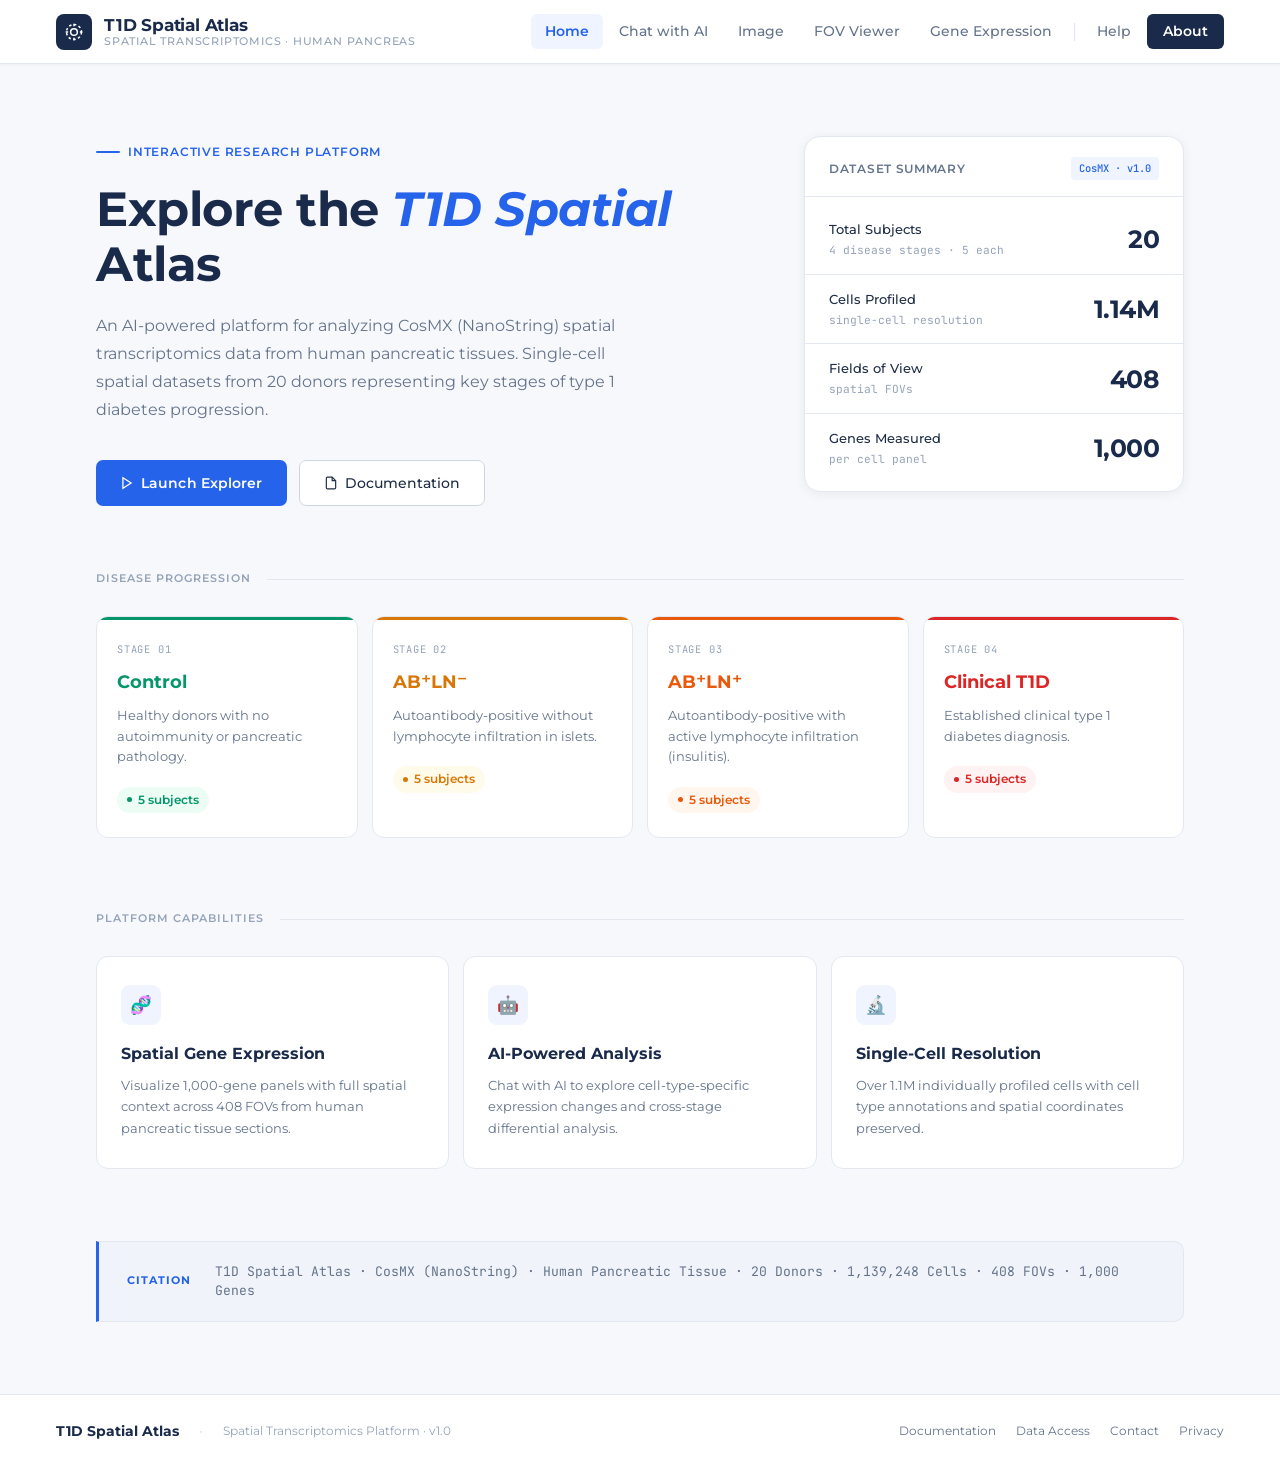
<file: index.html>
<!DOCTYPE html>
<html lang="en">
<head>
<meta charset="UTF-8">
<meta name="viewport" content="width=device-width, initial-scale=1.0">
<title>Home · T1D Spatial Atlas</title>
<link href="https://fonts.googleapis.com/css2?family=Source+Serif+4:ital,wght@0,300;0,400;0,600;0,700;1,400&family=Montserrat:wght@300;400;500;600&family=JetBrains+Mono:wght@400;500&display=swap" rel="stylesheet">
<link rel="stylesheet" href="css/styles.css">
</head>
<body>

<!-- HEADER -->
<header>
  <a class="logo" href="index.html">
    <div class="logo-mark">
      <svg viewBox="0 0 24 24"><circle cx="12" cy="12" r="4"/><path d="M12 2v3M12 19v3M2 12h3M19 12h3"/><circle cx="12" cy="12" r="9" stroke-dasharray="3 3"/></svg>
    </div>
    <div class="logo-label">
      <span class="logo-title">T1D Spatial Atlas</span>
      <span class="logo-sub">Spatial Transcriptomics · Human Pancreas</span>
    </div>
  </a>

  <nav>
    <a href="index.html" class="active">Home</a>
    <a href="chat.html">Chat with AI</a>
    <a href="image.html">Image</a>
    <a href="fov-viewer.html">FOV Viewer</a>
    <a href="gene-expression.html">Gene Expression</a>
    <div class="nav-divider"></div>
    <a href="help.html">Help</a>
    <a href="about.html" class="btn-nav">About</a>
  </nav>
</header>

<!-- HERO -->
<div class="hero">
  <div>
    <div class="hero-eyebrow"><span class="eyebrow-line"></span>Interactive Research Platform</div>
    <h1>Explore the <em>T1D Spatial</em><br>Atlas</h1>
    <p class="hero-desc">
      An AI-powered platform for analyzing CosMX (NanoString) spatial transcriptomics data from human pancreatic tissues. Single-cell spatial datasets from 20 donors representing key stages of type 1 diabetes progression.
    </p>
    <div class="hero-actions">
      <a href="fov-viewer.html" class="btn-primary">
        <svg width="14" height="14" fill="none" stroke="currentColor" stroke-width="2.2" viewBox="0 0 24 24"><polygon points="5 3 19 12 5 21 5 3"/></svg>
        Launch Explorer
      </a>
      <a href="help.html" class="btn-outline">
        <svg width="14" height="14" fill="none" stroke="currentColor" stroke-width="2" viewBox="0 0 24 24"><path d="M14 2H6a2 2 0 0 0-2 2v16a2 2 0 0 0 2 2h12a2 2 0 0 0 2-2V8z"/><polyline points="14 2 14 8 20 8"/></svg>
        Documentation
      </a>
    </div>
  </div>

  <div class="stats-panel">
    <div class="stats-header">
      <span class="stats-header-title">Dataset Summary</span>
      <span class="stats-header-tag">CosMX · v1.0</span>
    </div>
    <div class="stats-body">
      <div class="stat-row">
        <div class="stat-left">
          <span class="stat-label">Total Subjects</span>
          <span class="stat-hint">4 disease stages · 5 each</span>
        </div>
        <span class="stat-num">20</span>
      </div>
      <div class="stat-row">
        <div class="stat-left">
          <span class="stat-label">Cells Profiled</span>
          <span class="stat-hint">single-cell resolution</span>
        </div>
        <span class="stat-num">1.14M</span>
      </div>
      <div class="stat-row">
        <div class="stat-left">
          <span class="stat-label">Fields of View</span>
          <span class="stat-hint">spatial FOVs</span>
        </div>
        <span class="stat-num">408</span>
      </div>
      <div class="stat-row">
        <div class="stat-left">
          <span class="stat-label">Genes Measured</span>
          <span class="stat-hint">per cell panel</span>
        </div>
        <span class="stat-num">1,000</span>
      </div>
    </div>
  </div>
</div>

<!-- DISEASE STAGES -->
<div class="section">
  <div class="section-head">
    <span class="section-tag">Disease Progression</span>
    <div class="section-rule"></div>
  </div>
  <div class="stages-grid">
    <div class="stage-card s-ctrl">
      <div class="stage-index">STAGE 01</div>
      <div class="stage-title">Control</div>
      <div class="stage-desc">Healthy donors with no autoimmunity or pancreatic pathology.</div>
      <span class="stage-pill"><span class="pill-dot"></span>5 subjects</span>
    </div>
    <div class="stage-card s-ab1">
      <div class="stage-index">STAGE 02</div>
      <div class="stage-title">AB⁺LN⁻</div>
      <div class="stage-desc">Autoantibody-positive without lymphocyte infiltration in islets.</div>
      <span class="stage-pill"><span class="pill-dot"></span>5 subjects</span>
    </div>
    <div class="stage-card s-ab2">
      <div class="stage-index">STAGE 03</div>
      <div class="stage-title">AB⁺LN⁺</div>
      <div class="stage-desc">Autoantibody-positive with active lymphocyte infiltration (insulitis).</div>
      <span class="stage-pill"><span class="pill-dot"></span>5 subjects</span>
    </div>
    <div class="stage-card s-t1d">
      <div class="stage-index">STAGE 04</div>
      <div class="stage-title">Clinical T1D</div>
      <div class="stage-desc">Established clinical type 1 diabetes diagnosis.</div>
      <span class="stage-pill"><span class="pill-dot"></span>5 subjects</span>
    </div>
  </div>
</div>

<!-- FEATURES -->
<div class="section">
  <div class="section-head">
    <span class="section-tag">Platform Capabilities</span>
    <div class="section-rule"></div>
  </div>
  <div class="features-grid">
    <div class="feat-card">
      <div class="feat-icon">🧬</div>
      <div class="feat-title">Spatial Gene Expression</div>
      <div class="feat-desc">Visualize 1,000-gene panels with full spatial context across 408 FOVs from human pancreatic tissue sections.</div>
    </div>
    <div class="feat-card">
      <div class="feat-icon">🤖</div>
      <div class="feat-title">AI-Powered Analysis</div>
      <div class="feat-desc">Chat with AI to explore cell-type-specific expression changes and cross-stage differential analysis.</div>
    </div>
    <div class="feat-card">
      <div class="feat-icon">🔬</div>
      <div class="feat-title">Single-Cell Resolution</div>
      <div class="feat-desc">Over 1.1M individually profiled cells with cell type annotations and spatial coordinates preserved.</div>
    </div>
  </div>
</div>

<!-- CITATION -->
<div class="citation-box">
  <div class="citation-inner">
    <span class="citation-label">Citation</span>
    <span class="citation-text">T1D Spatial Atlas · CosMX (NanoString) · Human Pancreatic Tissue · 20 Donors · 1,139,248 Cells · 408 FOVs · 1,000 Genes</span>
  </div>
</div>

<!-- FOOTER -->
<footer>
  <div class="footer-left">
    <span class="footer-logo">T1D Spatial Atlas</span>
    <span class="footer-sep">·</span>
    <span class="footer-text">Spatial Transcriptomics Platform · v1.0</span>
  </div>
  <div class="footer-links">
    <a href="help.html">Documentation</a>
    <a href="help.html#data-access">Data Access</a>
    <a href="about.html#contact">Contact</a>
    <a href="about.html#privacy">Privacy</a>
  </div>
</footer>

</body>
</html>
</file>
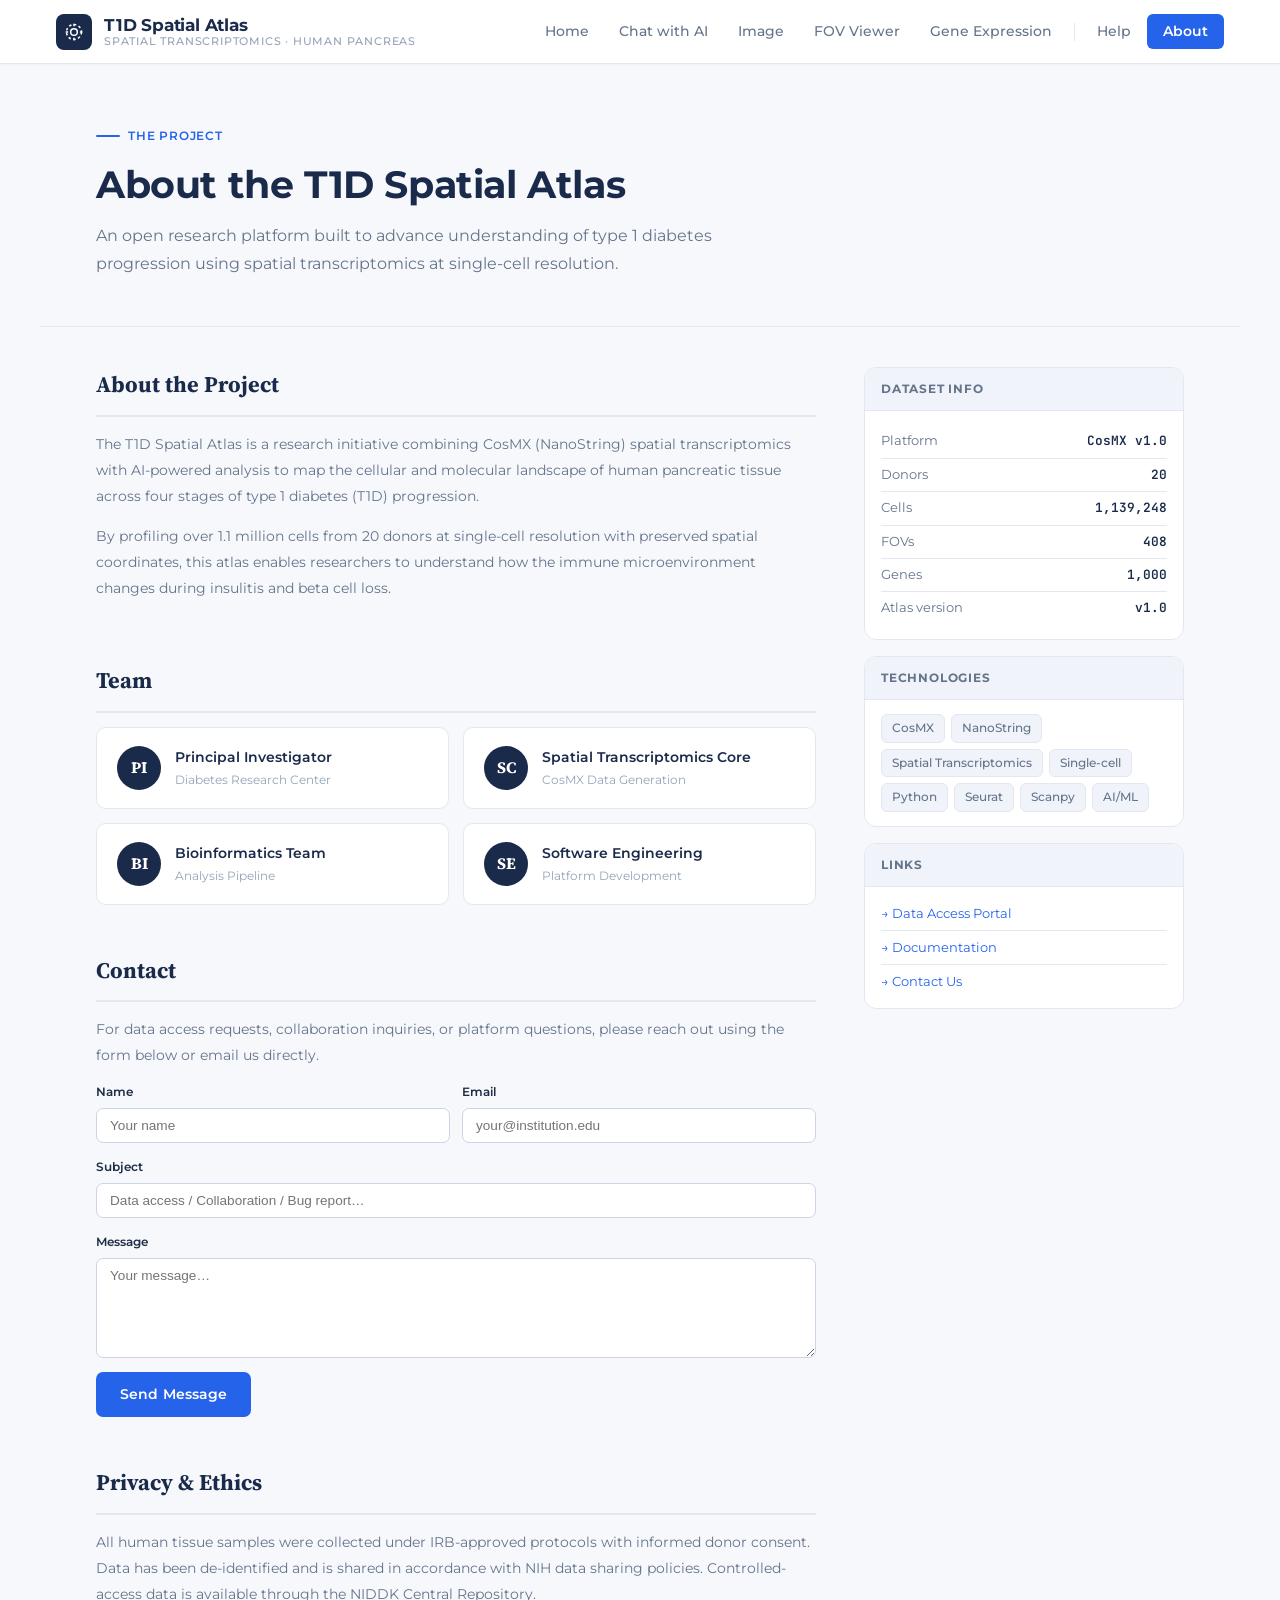
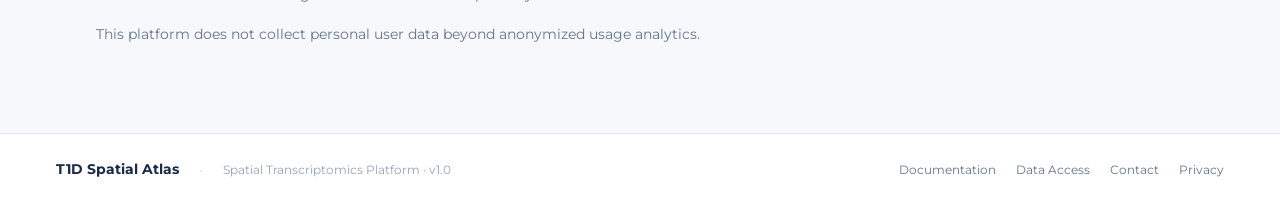
<file: about.html>
<!DOCTYPE html>
<html lang="en">
<head>
<meta charset="UTF-8">
<meta name="viewport" content="width=device-width, initial-scale=1.0">
<title>About · T1D Spatial Atlas</title>
<link href="https://fonts.googleapis.com/css2?family=Source+Serif+4:ital,wght@0,300;0,400;0,600;0,700;1,400&family=Montserrat:wght@300;400;500;600&family=JetBrains+Mono:wght@400;500&display=swap" rel="stylesheet">
<link rel="stylesheet" href="css/styles.css">
<style>
  .about-wrap {
    max-width: 1200px;
    margin: 0 auto;
    padding: 40px 56px 72px;
    display: grid;
    grid-template-columns: 1fr 320px;
    gap: 48px;
    align-items: start;
  }

  .about-main { display: flex; flex-direction: column; gap: 48px; }

  .about-h2 {
    font-family: 'Source Serif 4', serif;
    font-size: 1.4rem;
    font-weight: 700;
    color: var(--navy);
    margin-bottom: 14px;
    padding-bottom: 12px;
    border-bottom: 2px solid var(--border);
    scroll-margin-top: 84px;
  }

  .about-p {
    font-size: 0.88rem;
    color: var(--muted);
    line-height: 1.85;
    margin-bottom: 14px;
  }

  /* Team cards */
  .team-grid {
    display: grid;
    grid-template-columns: repeat(2, 1fr);
    gap: 14px;
  }

  .team-card {
    background: var(--surface);
    border: 1px solid var(--border);
    border-radius: 10px;
    padding: 18px 20px;
    display: flex;
    align-items: center;
    gap: 14px;
    transition: all 0.2s;
  }
  .team-card:hover { box-shadow: 0 4px 14px rgba(0,0,0,0.07); border-color: var(--accent-border); }

  .team-avatar {
    width: 44px; height: 44px;
    border-radius: 50%;
    background: var(--navy);
    display: flex; align-items: center; justify-content: center;
    font-size: 1rem;
    color: white;
    font-weight: 700;
    font-family: 'Source Serif 4', serif;
    flex-shrink: 0;
  }

  .team-name {
    font-size: 0.88rem;
    font-weight: 600;
    color: var(--navy);
    margin-bottom: 2px;
  }

  .team-role {
    font-size: 0.75rem;
    color: var(--light);
  }

  /* Contact form */
  .contact-form {
    display: flex;
    flex-direction: column;
    gap: 14px;
  }

  .form-row { display: flex; gap: 12px; }
  .form-row .form-field { flex: 1; }

  .form-field { display: flex; flex-direction: column; gap: 6px; }

  .form-label {
    font-size: 0.78rem;
    font-weight: 600;
    color: var(--text);
  }

  .form-input {
    border: 1px solid var(--border2);
    border-radius: 7px;
    padding: 9px 13px;
    font-size: 0.85rem;
    font-family: 'Inter', sans-serif;
    color: var(--text);
    background: var(--surface);
    outline: none;
    transition: border-color 0.15s;
  }
  .form-input:focus { border-color: var(--accent); box-shadow: 0 0 0 3px var(--accent-light); }

  textarea.form-input { resize: vertical; min-height: 100px; }

  /* Sidebar info boxes */
  .about-sidebar { display: flex; flex-direction: column; gap: 16px; position: sticky; top: 84px; }

  .info-card {
    background: var(--surface);
    border: 1px solid var(--border);
    border-radius: 12px;
    overflow: hidden;
  }

  .info-card-head {
    padding: 12px 16px;
    background: var(--surface2);
    border-bottom: 1px solid var(--border);
    font-size: 0.72rem;
    font-weight: 700;
    letter-spacing: 0.8px;
    text-transform: uppercase;
    color: var(--muted);
  }

  .info-card-body { padding: 14px 16px; }

  .info-row {
    display: flex;
    justify-content: space-between;
    font-size: 0.8rem;
    padding: 6px 0;
    border-bottom: 1px solid var(--border);
  }
  .info-row:last-child { border-bottom: none; }

  .info-row-label { color: var(--muted); }
  .info-row-val { color: var(--navy); font-weight: 600; font-family: 'JetBrains Mono', monospace; }

  .badge-wrap { display: flex; flex-wrap: wrap; gap: 6px; padding: 14px 16px; }

  .badge {
    font-size: 0.72rem;
    font-weight: 500;
    padding: 4px 10px;
    border-radius: 6px;
    background: var(--surface2);
    color: var(--muted);
    border: 1px solid var(--border);
  }

  @media (max-width: 900px) {
    .about-wrap { grid-template-columns: 1fr; padding: 24px; }
    .about-sidebar { position: static; }
    .team-grid { grid-template-columns: 1fr; }
    .form-row { flex-direction: column; }
  }
</style>
</head>
<body>

<header>
  <a class="logo" href="index.html">
    <div class="logo-mark">
      <svg viewBox="0 0 24 24"><circle cx="12" cy="12" r="4"/><path d="M12 2v3M12 19v3M2 12h3M19 12h3"/><circle cx="12" cy="12" r="9" stroke-dasharray="3 3"/></svg>
    </div>
    <div class="logo-label">
      <span class="logo-title">T1D Spatial Atlas</span>
      <span class="logo-sub">Spatial Transcriptomics · Human Pancreas</span>
    </div>
  </a>
  <nav>
    <a href="index.html">Home</a>
    <a href="chat.html">Chat with AI</a>
    <a href="image.html">Image</a>
    <a href="fov-viewer.html">FOV Viewer</a>
    <a href="gene-expression.html">Gene Expression</a>
    <div class="nav-divider"></div>
    <a href="help.html">Help</a>
    <a href="about.html" class="btn-nav active">About</a>
  </nav>
</header>

<div class="page-hero">
  <div class="page-eyebrow"><span class="eyebrow-line"></span>The Project</div>
  <div class="page-h1">About the T1D Spatial Atlas</div>
  <p class="page-desc">An open research platform built to advance understanding of type 1 diabetes progression using spatial transcriptomics at single-cell resolution.</p>
</div>

<div class="about-wrap">
  <main class="about-main">
    <!-- About -->
    <section id="about">
      <div class="about-h2">About the Project</div>
      <p class="about-p">The T1D Spatial Atlas is a research initiative combining CosMX (NanoString) spatial transcriptomics with AI-powered analysis to map the cellular and molecular landscape of human pancreatic tissue across four stages of type 1 diabetes (T1D) progression.</p>
      <p class="about-p">By profiling over 1.1 million cells from 20 donors at single-cell resolution with preserved spatial coordinates, this atlas enables researchers to understand how the immune microenvironment changes during insulitis and beta cell loss.</p>
    </section>

    <!-- Team -->
    <section id="team">
      <div class="about-h2">Team</div>
      <div class="team-grid">
        <div class="team-card">
          <div class="team-avatar">PI</div>
          <div>
            <div class="team-name">Principal Investigator</div>
            <div class="team-role">Diabetes Research Center</div>
          </div>
        </div>
        <div class="team-card">
          <div class="team-avatar">SC</div>
          <div>
            <div class="team-name">Spatial Transcriptomics Core</div>
            <div class="team-role">CosMX Data Generation</div>
          </div>
        </div>
        <div class="team-card">
          <div class="team-avatar">BI</div>
          <div>
            <div class="team-name">Bioinformatics Team</div>
            <div class="team-role">Analysis Pipeline</div>
          </div>
        </div>
        <div class="team-card">
          <div class="team-avatar">SE</div>
          <div>
            <div class="team-name">Software Engineering</div>
            <div class="team-role">Platform Development</div>
          </div>
        </div>
      </div>
    </section>

    <!-- Contact -->
    <section id="contact">
      <div class="about-h2">Contact</div>
      <p class="about-p">For data access requests, collaboration inquiries, or platform questions, please reach out using the form below or email us directly.</p>
      <form class="contact-form">
        <div class="form-row">
          <div class="form-field">
            <label class="form-label">Name</label>
            <input class="form-input" type="text" placeholder="Your name">
          </div>
          <div class="form-field">
            <label class="form-label">Email</label>
            <input class="form-input" type="email" placeholder="your@institution.edu">
          </div>
        </div>
        <div class="form-field">
          <label class="form-label">Subject</label>
          <input class="form-input" type="text" placeholder="Data access / Collaboration / Bug report…">
        </div>
        <div class="form-field">
          <label class="form-label">Message</label>
          <textarea class="form-input" placeholder="Your message…"></textarea>
        </div>
        <div>
          <a href="#" class="btn-primary" style="display:inline-flex">Send Message</a>
        </div>
      </form>
    </section>

    <!-- Privacy -->
    <section id="privacy">
      <div class="about-h2">Privacy &amp; Ethics</div>
      <p class="about-p">All human tissue samples were collected under IRB-approved protocols with informed donor consent. Data has been de-identified and is shared in accordance with NIH data sharing policies. Controlled-access data is available through the NIDDK Central Repository.</p>
      <p class="about-p">This platform does not collect personal user data beyond anonymized usage analytics.</p>
    </section>
  </main>

  <!-- Sidebar -->
  <aside class="about-sidebar">
    <div class="info-card">
      <div class="info-card-head">Dataset Info</div>
      <div class="info-card-body">
        <div class="info-row"><span class="info-row-label">Platform</span><span class="info-row-val">CosMX v1.0</span></div>
        <div class="info-row"><span class="info-row-label">Donors</span><span class="info-row-val">20</span></div>
        <div class="info-row"><span class="info-row-label">Cells</span><span class="info-row-val">1,139,248</span></div>
        <div class="info-row"><span class="info-row-label">FOVs</span><span class="info-row-val">408</span></div>
        <div class="info-row"><span class="info-row-label">Genes</span><span class="info-row-val">1,000</span></div>
        <div class="info-row"><span class="info-row-label">Atlas version</span><span class="info-row-val">v1.0</span></div>
      </div>
    </div>

    <div class="info-card">
      <div class="info-card-head">Technologies</div>
      <div class="badge-wrap">
        <span class="badge">CosMX</span>
        <span class="badge">NanoString</span>
        <span class="badge">Spatial Transcriptomics</span>
        <span class="badge">Single-cell</span>
        <span class="badge">Python</span>
        <span class="badge">Seurat</span>
        <span class="badge">Scanpy</span>
        <span class="badge">AI/ML</span>
      </div>
    </div>

    <div class="info-card">
      <div class="info-card-head">Links</div>
      <div class="info-card-body" style="padding:10px 16px">
        <div class="info-row"><a href="help.html#data-access" style="color:var(--accent);font-size:0.82rem;text-decoration:none">→ Data Access Portal</a></div>
        <div class="info-row"><a href="help.html" style="color:var(--accent);font-size:0.82rem;text-decoration:none">→ Documentation</a></div>
        <div class="info-row"><a href="#contact" style="color:var(--accent);font-size:0.82rem;text-decoration:none">→ Contact Us</a></div>
      </div>
    </div>
  </aside>
</div>

<footer>
  <div class="footer-left">
    <span class="footer-logo">T1D Spatial Atlas</span>
    <span class="footer-sep">·</span>
    <span class="footer-text">Spatial Transcriptomics Platform · v1.0</span>
  </div>
  <div class="footer-links">
    <a href="help.html">Documentation</a>
    <a href="help.html#data-access">Data Access</a>
    <a href="about.html#contact">Contact</a>
    <a href="about.html#privacy">Privacy</a>
  </div>
</footer>

</body>
</html>
</file>
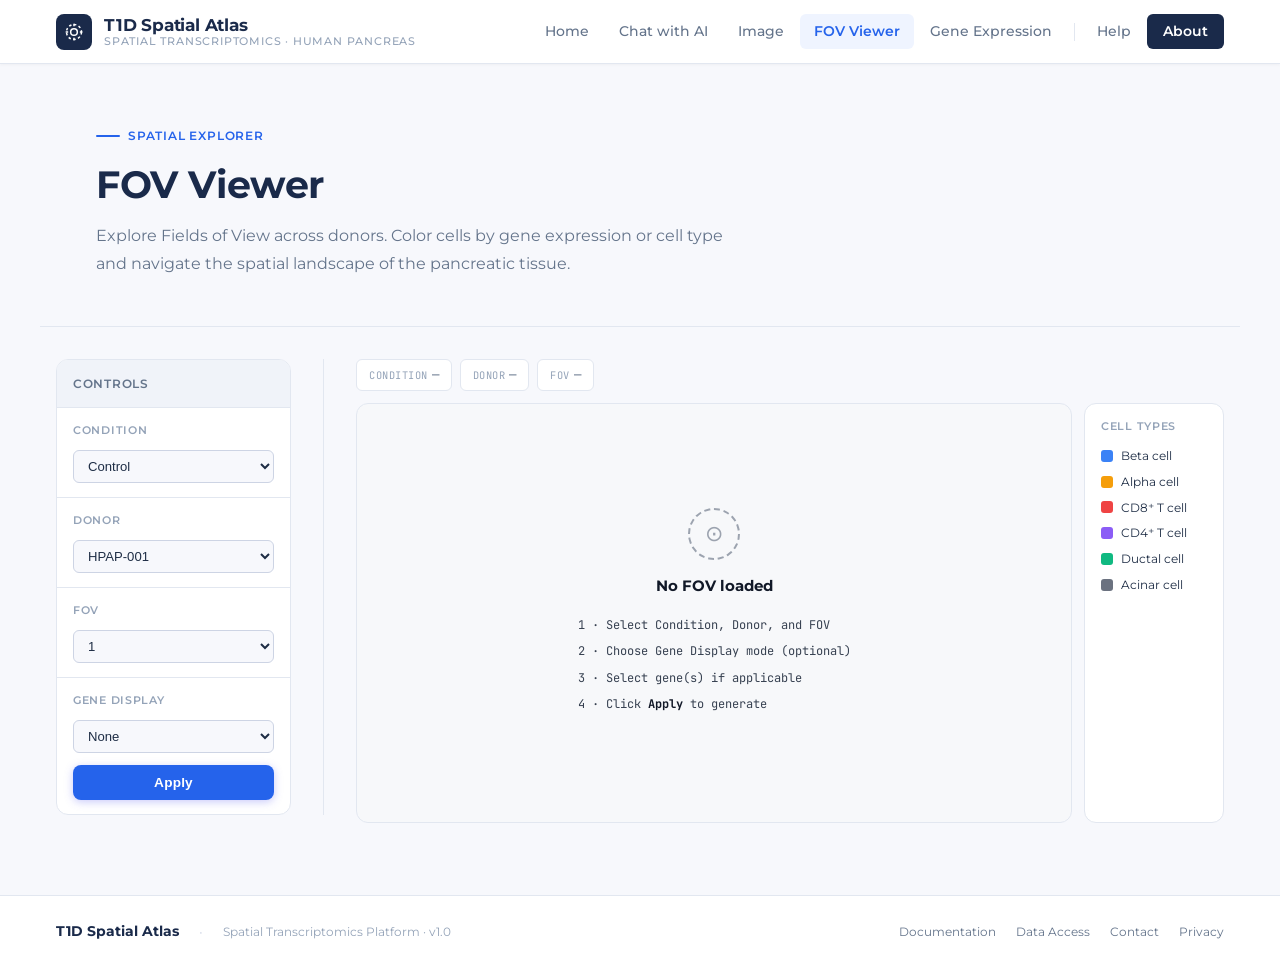
<file: fov-viewer.html>
<!DOCTYPE html>
<html lang="en">
<head>
<meta charset="UTF-8">
<meta name="viewport" content="width=device-width, initial-scale=1.0">
<title>FOV Viewer · T1D Spatial Atlas</title>
<link href="https://fonts.googleapis.com/css2?family=Source+Serif+4:ital,wght@0,300;0,400;0,600;0,700;1,400&family=Montserrat:wght@300;400;500;600&family=JetBrains+Mono:wght@400;500&display=swap" rel="stylesheet">
<link rel="stylesheet" href="css/styles.css">
<style>
  /* ── Layout ─────────────────────────────── */
  .viewer-layout {
    max-width: 1400px;
    margin: 0 auto;
    padding: 32px 56px 72px;
    display: grid;
    grid-template-columns: 300px 1fr;
    gap: 0;
  }

  .left-col {
    display: flex;
    flex-direction: column;
    gap: 16px;
    position: sticky;
    top: 84px;
    align-self: start;
    border-right: 1px solid var(--border);
    padding-right: 32px;
    margin-right: 32px;
  }

  /* Control panel */
  .ctrl-panel {
    background: var(--surface);
    border: 1px solid var(--border);
    border-radius: 12px;
    overflow: hidden;
  }

  .ctrl-head {
    padding: 14px 16px;
    border-bottom: 1px solid var(--border);
    font-size: 0.75rem;
    font-weight: 600;
    color: var(--muted);
    letter-spacing: 0.7px;
    text-transform: uppercase;
    background: var(--surface2);
  }

  .ctrl-section {
    padding: 14px 16px;
    border-bottom: 1px solid var(--border);
  }
  .ctrl-section:last-child { border-bottom: none; }

  .ctrl-section-label {
    font-size: 0.7rem;
    font-weight: 600;
    color: var(--light);
    letter-spacing: 0.7px;
    text-transform: uppercase;
    margin-bottom: 10px;
  }

  .ctrl-select {
    width: 100%;
    border: 1px solid var(--border2);
    border-radius: 6px;
    padding: 7px 10px;
    font-size: 0.82rem;
    font-family: 'Inter', sans-serif;
    color: var(--text);
    background: var(--bg);
    outline: none;
    cursor: pointer;
  }
  .ctrl-select:focus { border-color: var(--accent); }

  .legend-row {
    display: flex;
    align-items: center;
    gap: 8px;
    font-size: 0.78rem;
    color: var(--text);
    margin-bottom: 6px;
  }

  .legend-swatch {
    width: 12px; height: 12px; border-radius: 3px; flex-shrink: 0;
  }

  /* Gene Display warning */
  .gene-display-warn {
    display: none;
    font-size: 0.68rem;
    color: var(--muted);
    line-height: 1.55;
    margin-top: 8px;
    padding: 8px 10px;
    background: var(--surface2);
    border-radius: 6px;
    border-left: 2px solid var(--accent);
  }

  /* Apply button */
  .gene-submit-btn {
    width: 100%;
    margin-top: 12px;
    padding: 10px;
    background: var(--accent);
    color: white;
    border: none;
    border-radius: 8px;
    font-size: 0.85rem;
    font-weight: 600;
    cursor: pointer;
    transition: opacity 0.15s, box-shadow 0.15s;
    box-shadow: 0 2px 8px rgba(99,102,241,0.35);
    letter-spacing: 0.2px;
  }
  .gene-submit-btn:hover { opacity: 0.88; box-shadow: 0 4px 14px rgba(99,102,241,0.45); }

  /* Gene list */
  .gene-list {
    display: flex;
    flex-direction: column;
    gap: 4px;
    margin-top: 6px;
  }

  .gene-list-item {
    display: flex;
    align-items: center;
    justify-content: space-between;
    padding: 6px 8px;
    border-radius: 6px;
    border: 1px solid var(--border);
    background: var(--bg);
    cursor: pointer;
    transition: border-color 0.12s, background 0.12s, opacity 0.15s;
  }

  .gene-list-item:hover:not(.disabled) { border-color: var(--accent); }

  .gene-list-item.disabled {
    opacity: 0.35;
    pointer-events: none;
  }

  .gene-list-item.selected {
    border-color: var(--accent);
    background: var(--accent-light, #eef2ff);
  }

  .gene-name {
    font-size: 0.8rem;
    font-family: 'JetBrains Mono', monospace;
    color: var(--text);
  }

  .gene-pick-btn {
    font-size: 0.68rem;
    padding: 2px 8px;
    border: 1px solid var(--border2);
    border-radius: 4px;
    background: var(--surface2);
    color: var(--muted);
    cursor: pointer;
    transition: all 0.12s;
    white-space: nowrap;
    pointer-events: none; /* row handles click */
  }

  .gene-list-item.selected .gene-pick-btn {
    background: var(--accent);
    border-color: var(--accent);
    color: white;
  }

  /* ── Viewer ──────────────────────────────── */
  .viewer-main { display: flex; flex-direction: column; gap: 12px; }

  .viewer-toolbar {
    display: flex;
    align-items: center;
    gap: 8px;
    flex-wrap: wrap;
  }

  .viewer-badge {
    font-size: 0.78rem;
    color: var(--muted);
    font-family: 'JetBrains Mono', monospace;
    background: var(--surface);
    border: 1px solid var(--border);
    padding: 5px 12px;
    border-radius: 6px;
  }

  .viewer-badge-label {
    font-size: 0.65rem;
    color: var(--light);
    text-transform: uppercase;
    letter-spacing: 0.5px;
    margin-right: 4px;
  }

  .gene-badge {
    font-size: 0.78rem;
    font-family: 'JetBrains Mono', monospace;
    background: var(--surface);
    border: 1px solid var(--border);
    color: var(--muted);
    padding: 5px 12px;
    border-radius: 6px;
  }

  .viewer-zoom-btns {
    display: flex;
    gap: 4px;
    margin-left: auto;
  }

  .zoom-btn {
    width: 32px; height: 32px;
    border: 1px solid var(--border);
    border-radius: 6px;
    background: var(--surface);
    cursor: pointer;
    font-size: 1rem;
    display: flex;
    align-items: center;
    justify-content: center;
    color: var(--muted);
    transition: all 0.15s;
  }
  .zoom-btn:hover { border-color: var(--accent); color: var(--accent); background: var(--accent-light); }

  .canvas-row {
    display: flex;
    gap: 12px;
    flex: 1;
    min-height: 0;
  }

  .viewer-canvas {
    background: #f7f8fa;
    border: 1px solid var(--border);
    border-radius: 12px;
    flex: 1;
    min-height: 420px;
    display: flex;
    align-items: center;
    justify-content: center;
    position: relative;
    overflow: hidden;
  }

  .cell-types-panel {
    background: var(--surface);
    border: 1px solid var(--border);
    border-radius: 12px;
    padding: 14px 16px;
    min-width: 140px;
    display: flex;
    flex-direction: column;
  }

  .cell-types-head {
    font-size: 0.7rem;
    font-weight: 600;
    color: var(--light);
    letter-spacing: 0.7px;
    text-transform: uppercase;
    margin-bottom: 10px;
  }

  /* Empty state — light mode, WCAG AA */
  .canvas-empty {
    display: flex;
    flex-direction: column;
    align-items: center;
    gap: 14px;
    padding: 48px 32px;
    text-align: center;
  }

  .canvas-empty-icon {
    width: 52px; height: 52px;
    border: 2px dashed #9ca3af;
    border-radius: 50%;
    display: flex;
    align-items: center;
    justify-content: center;
    font-size: 1.4rem;
    color: #9ca3af;
  }

  .canvas-empty-title {
    font-size: 0.95rem;
    font-weight: 700;
    color: #111827; /* contrast 18:1 on #f7f8fa */
  }

  .canvas-empty-steps {
    font-size: 0.75rem;
    color: #374151; /* contrast 10:1 */
    font-family: 'JetBrains Mono', monospace;
    line-height: 2.2;
    text-align: left;
  }

  .canvas-empty-steps span { display: block; }

  /* Loading state — light mode, WCAG AA */
  .canvas-loading {
    display: none;
    flex-direction: column;
    align-items: center;
    gap: 16px;
    padding: 48px 32px;
    text-align: center;
    width: 100%;
  }

  .loading-title {
    font-size: 0.9rem;
    font-weight: 700;
    color: #111827;
  }

  .progress-bar-wrap {
    width: 100%;
    max-width: 320px;
    background: #e5e7eb;
    border-radius: 99px;
    height: 6px;
    overflow: hidden;
  }

  .progress-bar-fill {
    height: 100%;
    background: var(--accent, #6366f1);
    border-radius: 99px;
    width: 0%;
    animation: progressAnim 30s linear forwards;
  }

  @keyframes progressAnim { to { width: 85%; } }

  .loading-est {
    font-size: 0.72rem;
    color: #4b5563; /* contrast 6.97:1 — WCAG AA */
    font-family: 'JetBrains Mono', monospace;
    margin-top: -6px;
  }

  .loading-notify {
    background: #ffffff;
    border: 1px solid #e5e7eb;
    border-radius: 10px;
    padding: 16px 18px;
    width: 100%;
    max-width: 320px;
    text-align: left;
    box-shadow: 0 1px 4px rgba(0,0,0,0.06);
  }

  .loading-notify-title {
    font-size: 0.78rem;
    font-weight: 700;
    color: #111827;
    margin-bottom: 4px;
  }

  .loading-notify-desc {
    font-size: 0.7rem;
    color: #4b5563; /* contrast 7:1 */
    margin-bottom: 10px;
    line-height: 1.55;
  }

  .loading-notify-row { display: flex; gap: 6px; }

  .loading-email-input {
    flex: 1;
    background: #f9fafb;
    border: 1px solid #d1d5db;
    border-radius: 6px;
    padding: 7px 10px;
    font-size: 0.75rem;
    color: #111827;
    outline: none;
  }
  .loading-email-input::placeholder { color: #9ca3af; }
  .loading-email-input:focus { border-color: var(--accent, #6366f1); }

  .loading-email-btn {
    background: var(--accent, #6366f1);
    border: none;
    border-radius: 6px;
    padding: 7px 13px;
    font-size: 0.75rem;
    font-weight: 600;
    color: white;
    cursor: pointer;
    white-space: nowrap;
  }
  .loading-email-btn:hover { opacity: 0.85; }

  /* Confirm re-apply overlay */
  .confirm-overlay {
    position: fixed;
    inset: 0;
    background: rgba(0,0,0,0.45);
    z-index: 9999;
    display: flex;
    align-items: center;
    justify-content: center;
  }

  .confirm-dialog {
    background: #ffffff;
    border-radius: 14px;
    padding: 28px 32px;
    max-width: 400px;
    width: 90%;
    box-shadow: 0 20px 60px rgba(0,0,0,0.2);
  }

  .confirm-dialog-title {
    font-size: 1rem;
    font-weight: 700;
    color: #111827;
    margin-bottom: 10px;
  }

  .confirm-dialog-desc {
    font-size: 0.82rem;
    color: #4b5563;
    line-height: 1.65;
    margin-bottom: 22px;
  }

  .confirm-dialog-btns {
    display: flex;
    gap: 10px;
    justify-content: flex-end;
  }

  .confirm-btn-cancel {
    padding: 8px 20px;
    border: 1px solid #d1d5db;
    border-radius: 7px;
    background: #fff;
    color: #374151;
    font-size: 0.82rem;
    font-weight: 500;
    cursor: pointer;
  }
  .confirm-btn-cancel:hover { background: #f3f4f6; }

  .confirm-btn-ok {
    padding: 8px 20px;
    border: none;
    border-radius: 7px;
    background: var(--accent, #6366f1);
    color: white;
    font-size: 0.82rem;
    font-weight: 600;
    cursor: pointer;
  }
  .confirm-btn-ok:hover { opacity: 0.88; }

  /* FOV dots — inset to leave room for axes */
  .fov-dots {
    position: absolute;
    top: 10px;
    left: 54px;
    right: 10px;
    bottom: 30px;
    display: grid;
    grid-template-columns: repeat(30, 1fr);
    grid-template-rows: repeat(18, 1fr);
    gap: 1px;
    opacity: 0.85;
    display: none;
  }

  .fov-dot { border-radius: 50%; opacity: 0.6; }

  .viewer-crosshair {
    position: absolute;
    width: 20px; height: 20px;
    border: 2px solid rgba(99,102,241,0.6);
    border-radius: 50%;
    top: 50%; left: 50%;
    transform: translate(-50%,-50%);
    pointer-events: none;
    display: none;
  }

  /* Axes */
  .fov-axes {
    position: absolute;
    inset: 0;
    display: none;
    pointer-events: none;
  }

  .fov-axis-y {
    position: absolute;
    left: 0;
    top: 10px;
    bottom: 30px;
    width: 52px;
    display: flex;
    flex-direction: column;
    justify-content: space-between;
    align-items: flex-end;
    padding-right: 8px;
  }

  .fov-axis-x {
    position: absolute;
    left: 54px;
    right: 10px;
    bottom: 0;
    height: 28px;
    display: flex;
    justify-content: space-between;
    align-items: center;
  }

  .fov-axis-y span,
  .fov-axis-x span {
    font-size: 0.6rem;
    font-family: 'JetBrains Mono', monospace;
    color: #4b5563; /* 6.97:1 on #f7f8fa — WCAG AA */
    white-space: nowrap;
  }

  /* tick marks */
  .fov-axis-y span::after {
    content: '';
    display: inline-block;
    width: 4px;
    height: 1px;
    background: rgba(0,0,0,0.18);
    margin-left: 4px;
    vertical-align: middle;
  }

  .fov-axis-x span::before {
    content: '';
    display: block;
    width: 1px;
    height: 4px;
    background: rgba(0,0,0,0.18);
    margin: 0 auto 2px;
  }

  @media (max-width: 900px) {
    .viewer-layout { grid-template-columns: 1fr; padding: 24px; }
    .left-col { position: static; border-right: none; padding-right: 0; margin-right: 0; border-bottom: 1px solid var(--border); padding-bottom: 24px; margin-bottom: 24px; }
  }
</style>
</head>
<body>

<header>
  <a class="logo" href="index.html">
    <div class="logo-mark">
      <svg viewBox="0 0 24 24"><circle cx="12" cy="12" r="4"/><path d="M12 2v3M12 19v3M2 12h3M19 12h3"/><circle cx="12" cy="12" r="9" stroke-dasharray="3 3"/></svg>
    </div>
    <div class="logo-label">
      <span class="logo-title">T1D Spatial Atlas</span>
      <span class="logo-sub">Spatial Transcriptomics · Human Pancreas</span>
    </div>
  </a>
  <nav>
    <a href="index.html">Home</a>
    <a href="chat.html">Chat with AI</a>
    <a href="image.html">Image</a>
    <a href="fov-viewer.html" class="active">FOV Viewer</a>
    <a href="gene-expression.html">Gene Expression</a>
    <div class="nav-divider"></div>
    <a href="help.html">Help</a>
    <a href="about.html" class="btn-nav">About</a>
  </nav>
</header>

<div class="page-hero">
  <div class="page-eyebrow"><span class="eyebrow-line"></span>Spatial Explorer</div>
  <div class="page-h1">FOV Viewer</div>
  <p class="page-desc">Explore Fields of View across donors. Color cells by gene expression or cell type and navigate the spatial landscape of the pancreatic tissue.</p>
</div>

<div class="viewer-layout">
  <!-- Left column: controls -->
  <div class="left-col">
    <aside class="ctrl-panel">
      <div class="ctrl-head">Controls</div>

      <div class="ctrl-section">
        <div class="ctrl-section-label">Condition</div>
        <select class="ctrl-select" id="conditionSelect">
          <option>Control</option>
          <option>AB⁺LN⁻</option>
          <option>AB⁺LN⁺</option>
          <option>T1D</option>
        </select>
      </div>

      <div class="ctrl-section">
        <div class="ctrl-section-label">Donor</div>
        <select class="ctrl-select" id="donorSelect">
          <option>HPAP-001</option>
          <option>HPAP-002</option>
          <option>HPAP-003</option>
          <option>HPAP-004</option>
          <option>HPAP-005</option>
          <option>HPAP-006</option>
          <option>HPAP-007</option>
          <option>HPAP-008</option>
          <option>HPAP-009</option>
          <option>HPAP-010</option>
          <option>HPAP-011</option>
          <option>HPAP-012</option>
          <option>HPAP-013</option>
          <option>HPAP-014</option>
          <option>HPAP-015</option>
          <option>HPAP-016</option>
          <option>HPAP-017</option>
          <option>HPAP-018</option>
          <option>HPAP-019</option>
          <option>HPAP-020</option>
        </select>
      </div>

      <div class="ctrl-section">
        <div class="ctrl-section-label">FOV</div>
        <select class="ctrl-select" id="fovSelect">
          <option>1</option><option>2</option><option>3</option><option>4</option><option>5</option>
          <option>6</option><option>7</option><option>8</option><option>9</option><option>10</option>
          <option>11</option><option>12</option><option>13</option><option>14</option><option>15</option>
          <option>16</option><option>17</option><option>18</option><option>19</option><option>20</option>
          <option>21</option><option>22</option><option>23</option><option>24</option><option>25</option>
        </select>
      </div>

      <div class="ctrl-section">
        <div class="ctrl-section-label">Gene Display</div>
        <select class="ctrl-select" id="geneSelect">
          <option>None</option>
          <option>Single gene</option>
          <option>Multiple genes (maximum 3)</option>
        </select>
        <div class="gene-display-warn" id="geneDisplayWarn">
          Image generation may take up to 10 minutes. Please only use when necessary.
        </div>
        <div id="geneNameSection" style="display:none;">
          <div class="ctrl-section-label" id="geneSelectLabel" style="margin-top:12px;"></div>
          <div class="gene-list" id="geneList">
            <div class="gene-list-item" data-gene="AATK"><span class="gene-name">AATK</span><button class="gene-pick-btn" type="button">Select</button></div>
            <div class="gene-list-item" data-gene="ABL1"><span class="gene-name">ABL1</span><button class="gene-pick-btn" type="button">Select</button></div>
            <div class="gene-list-item" data-gene="ABL2"><span class="gene-name">ABL2</span><button class="gene-pick-btn" type="button">Select</button></div>
            <div class="gene-list-item" data-gene="ACACB"><span class="gene-name">ACACB</span><button class="gene-pick-btn" type="button">Select</button></div>
            <div class="gene-list-item" data-gene="ACE"><span class="gene-name">ACE</span><button class="gene-pick-btn" type="button">Select</button></div>
          </div>
        </div>
        <button class="gene-submit-btn" id="applyBtn">Apply</button>
      </div>
    </aside>
  </div>

  <!-- Viewer -->
  <div class="viewer-main">
    <div class="viewer-toolbar">
      <span class="viewer-badge"><span class="viewer-badge-label">Condition</span><span id="badge-condition">—</span></span>
      <span class="viewer-badge"><span class="viewer-badge-label">Donor</span><span id="badge-donor">—</span></span>
      <span class="viewer-badge"><span class="viewer-badge-label">FOV</span><span id="badge-fov">—</span></span>
      <div id="geneBadges" style="display:flex;gap:6px;"></div>
    </div>

    <!-- Canvas + Cell Types -->
    <div class="canvas-row">
      <div class="viewer-canvas">

        <!-- Empty state (default) -->
        <div class="canvas-empty" id="canvasEmpty">
          <div class="canvas-empty-icon">⊙</div>
          <div class="canvas-empty-title">No FOV loaded</div>
          <div class="canvas-empty-steps">
            <span>1 · Select Condition, Donor, and FOV</span>
            <span>2 · Choose Gene Display mode (optional)</span>
            <span>3 · Select gene(s) if applicable</span>
            <span>4 · Click <strong style="color:#111827">Apply</strong> to generate</span>
          </div>
        </div>

        <!-- Loading state -->
        <div class="canvas-loading" id="canvasLoading">
          <div class="loading-title">Generating FOV image…</div>
          <div class="progress-bar-wrap">
            <div class="progress-bar-fill" id="progressFill"></div>
          </div>
          <div class="loading-est">Est. less than 10 minutes</div>
          <div class="loading-notify">
            <div class="loading-notify-title">Get notified when ready</div>
            <div class="loading-notify-desc">Enter your email to receive a notification once the image is ready to view.</div>
            <div class="loading-notify-row">
              <input class="loading-email-input" type="email" placeholder="your@email.com" id="notifyEmail">
              <button class="loading-email-btn" id="notifySubmit">Notify me</button>
            </div>
          </div>
        </div>

        <!-- Actual FOV dots (shown after load) -->
        <div class="fov-dots" id="fovDots"></div>

        <!-- Axes (shown after load) -->
        <div class="fov-axes" id="fovAxes">
          <div class="fov-axis-y">
            <span>36000</span>
            <span>35000</span>
            <span>34000</span>
            <span>33000</span>
            <span>32000</span>
          </div>
          <div class="fov-axis-x">
            <span>19000</span>
            <span>20000</span>
            <span>21000</span>
            <span>22000</span>
            <span>23000</span>
          </div>
        </div>

        <div class="viewer-crosshair" id="viewerCrosshair"></div>
      </div>

      <div class="cell-types-panel">
        <div class="cell-types-head">Cell Types</div>
        <div class="legend-row"><div class="legend-swatch" style="background:#3b82f6"></div>Beta cell</div>
        <div class="legend-row"><div class="legend-swatch" style="background:#f59e0b"></div>Alpha cell</div>
        <div class="legend-row"><div class="legend-swatch" style="background:#ef4444"></div>CD8⁺ T cell</div>
        <div class="legend-row"><div class="legend-swatch" style="background:#8b5cf6"></div>CD4⁺ T cell</div>
        <div class="legend-row"><div class="legend-swatch" style="background:#10b981"></div>Ductal cell</div>
        <div class="legend-row"><div class="legend-swatch" style="background:#6b7280"></div>Acinar cell</div>
      </div>
    </div>
  </div>
</div>

<footer>
  <div class="footer-left">
    <span class="footer-logo">T1D Spatial Atlas</span>
    <span class="footer-sep">·</span>
    <span class="footer-text">Spatial Transcriptomics Platform · v1.0</span>
  </div>
  <div class="footer-links">
    <a href="help.html">Documentation</a>
    <a href="help.html#data-access">Data Access</a>
    <a href="about.html#contact">Contact</a>
    <a href="about.html#privacy">Privacy</a>
  </div>
</footer>

<!-- Confirm re-apply overlay -->
<div class="confirm-overlay" id="confirmOverlay" style="display:none;">
  <div class="confirm-dialog">
    <div class="confirm-dialog-title">Re-apply settings?</div>
    <p class="confirm-dialog-desc">This will delete the current canvas and requires re-running the image generation. Are you sure you want to continue?</p>
    <div class="confirm-dialog-btns">
      <button class="confirm-btn-cancel" id="confirmCancel">Cancel</button>
      <button class="confirm-btn-ok" id="confirmOk">Confirm</button>
    </div>
  </div>
</div>

<script>
  // ── Pre-render FOV dots (hidden until Apply) ──────────
  const colors = ['#3b82f6','#f59e0b','#ef4444','#8b5cf6','#10b981','#6b7280'];
  const fovDotsEl = document.getElementById('fovDots');
  for (let i = 0; i < 540; i++) {
    const dot = document.createElement('div');
    dot.className = 'fov-dot';
    const size = Math.random() * 8 + 3;
    dot.style.cssText = `width:${size}px;height:${size}px;background:${colors[Math.floor(Math.random()*colors.length)]};opacity:${(Math.random()*0.5+0.4).toFixed(2)};`;
    fovDotsEl.appendChild(dot);
  }

  // ── DOM refs ──────────────────────────────────────────
  const conditionSel = document.getElementById('conditionSelect');
  const donorSel     = document.getElementById('donorSelect');
  const fovSel       = document.getElementById('fovSelect');
  const geneSelect   = document.getElementById('geneSelect');
  const geneNameSection  = document.getElementById('geneNameSection');
  const geneSelectLabel  = document.getElementById('geneSelectLabel');
  const geneDisplayWarn  = document.getElementById('geneDisplayWarn');
  const geneItems    = document.querySelectorAll('.gene-list-item');
  const applyBtn     = document.getElementById('applyBtn');
  const canvasEmpty  = document.getElementById('canvasEmpty');
  const canvasLoading = document.getElementById('canvasLoading');
  const geneBadges   = document.getElementById('geneBadges');
  const viewerCrosshair = document.getElementById('viewerCrosshair');
  const fovAxesEl       = document.getElementById('fovAxes');
  const viewerCanvas    = document.querySelector('.viewer-canvas');
  const confirmOverlay  = document.getElementById('confirmOverlay');

  // ── Gene list helpers ─────────────────────────────────
  function getSelected() {
    return Array.from(geneItems).filter(el => el.classList.contains('selected'));
  }

  function resetGeneItems() {
    geneItems.forEach(el => {
      el.classList.remove('selected', 'disabled');
      el.querySelector('.gene-pick-btn').textContent = 'Select';
    });
  }

  function refreshGeneList() {
    const mode = geneSelect.value;
    if (mode === 'Single gene') {
      geneItems.forEach(el => {
        el.querySelector('.gene-pick-btn').textContent = el.classList.contains('selected') ? '✓' : 'Select';
      });
    } else {
      const atMax = getSelected().length >= 3;
      geneItems.forEach(el => {
        const isSel = el.classList.contains('selected');
        el.classList.toggle('disabled', atMax && !isSel);
        el.querySelector('.gene-pick-btn').textContent = isSel ? '✓' : 'Select';
      });
    }
  }

  // Full-row click on gene items
  geneItems.forEach(el => {
    el.addEventListener('click', function() {
      const mode = geneSelect.value;
      const isSelected = el.classList.contains('selected');
      if (mode === 'Single gene') {
        resetGeneItems();
        if (!isSelected) el.classList.add('selected');
      } else {
        if (!isSelected && getSelected().length >= 3) return;
        el.classList.toggle('selected');
      }
      refreshGeneList();
    });
  });

  // Gene Display select change
  function updateGeneSection() {
    const mode = geneSelect.value;
    if (mode === 'None') {
      geneNameSection.style.display = 'none';
      geneDisplayWarn.style.display = 'none';
    } else {
      geneNameSection.style.display = 'block';
      geneDisplayWarn.style.display = 'block';
      geneSelectLabel.textContent = mode === 'Single gene' ? 'Select Gene (Select 1)' : 'Select Gene (Select up to 3)';
      resetGeneItems();
    }
  }

  geneSelect.addEventListener('change', updateGeneSection);
  updateGeneSection();

  // ── Apply logic ───────────────────────────────────────
  let canvasHasContent = false;
  let loadTimer = null;

  function showCanvas() {
    canvasLoading.style.display = 'none';
    fovDotsEl.style.display = 'grid';
    fovAxesEl.style.display = 'block';
    viewerCrosshair.style.display = 'block';
  }

  function doApply() {
    // Update toolbar badges
    document.getElementById('badge-condition').textContent = conditionSel.value;
    document.getElementById('badge-donor').textContent = donorSel.value;
    document.getElementById('badge-fov').textContent = fovSel.value;

    // Update gene badges
    geneBadges.innerHTML = '';
    getSelected().forEach(el => {
      const b = document.createElement('span');
      b.className = 'gene-badge';
      b.textContent = el.dataset.gene;
      geneBadges.appendChild(b);
    });

    // Cancel any running timer from a previous apply
    if (loadTimer) clearTimeout(loadTimer);

    // Switch to loading state
    canvasEmpty.style.display = 'none';
    fovDotsEl.style.display = 'none';
    fovAxesEl.style.display = 'none';
    viewerCrosshair.style.display = 'none';
    canvasLoading.style.display = 'flex';

    // Reset & restart progress bar animation
    const fill = document.getElementById('progressFill');
    fill.style.animation = 'none';
    fill.offsetHeight;
    fill.style.animation = '';

    // Reset notify button state
    const notifyBtn = document.getElementById('notifySubmit');
    notifyBtn.textContent = 'Notify me';
    notifyBtn.style.background = '';
    notifyBtn.disabled = false;
    document.getElementById('notifyEmail').value = '';

    canvasHasContent = true;

    // After 30s (prototype), reveal the canvas
    loadTimer = setTimeout(showCanvas, 30000);
  }

  applyBtn.addEventListener('click', function() {
    if (canvasHasContent) {
      confirmOverlay.style.display = 'flex';
    } else {
      doApply();
    }
  });

  document.getElementById('confirmOk').addEventListener('click', function() {
    confirmOverlay.style.display = 'none';
    doApply();
  });

  document.getElementById('confirmCancel').addEventListener('click', function() {
    confirmOverlay.style.display = 'none';
  });

  // Notify me button (UI feedback only)
  document.getElementById('notifySubmit').addEventListener('click', function() {
    const email = document.getElementById('notifyEmail').value.trim();
    if (email) {
      this.textContent = 'Sent ✓';
      this.style.background = '#10b981';
      this.disabled = true;
    }
  });
</script>

</body>
</html>
</file>
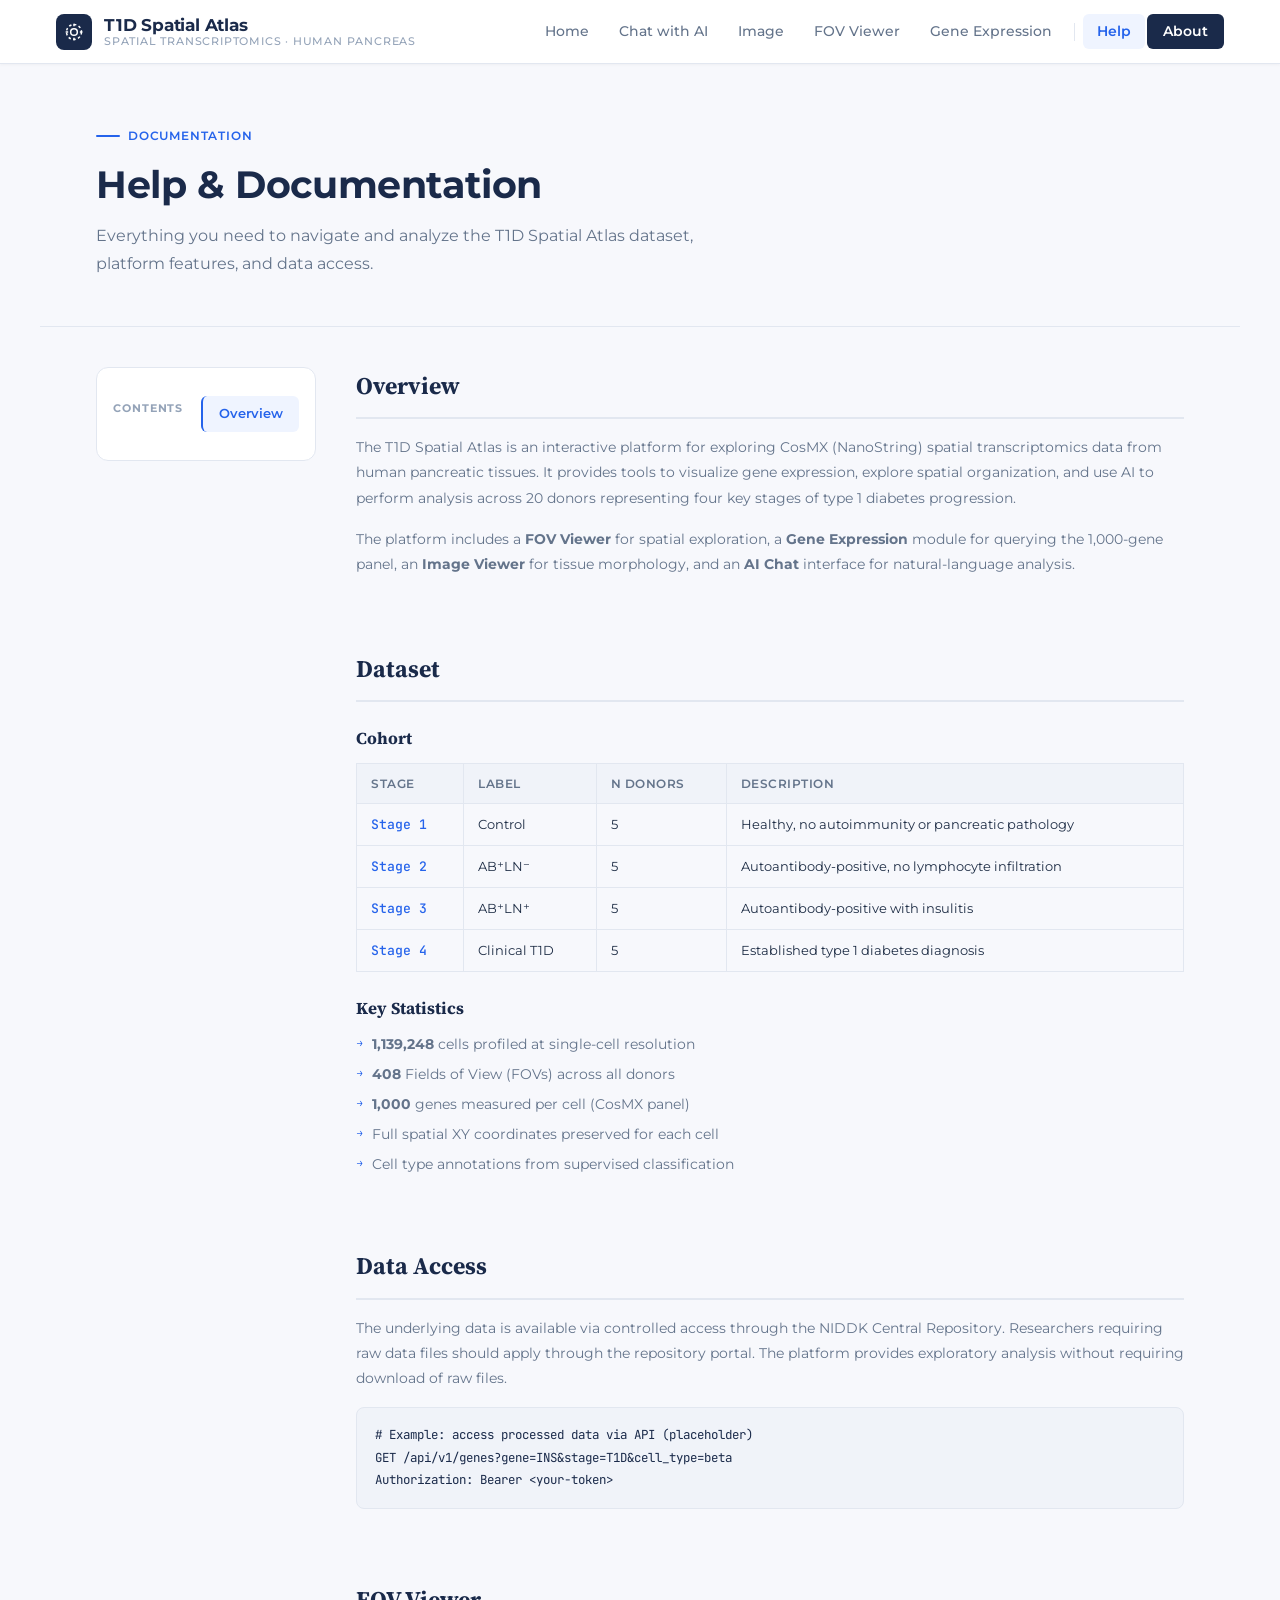
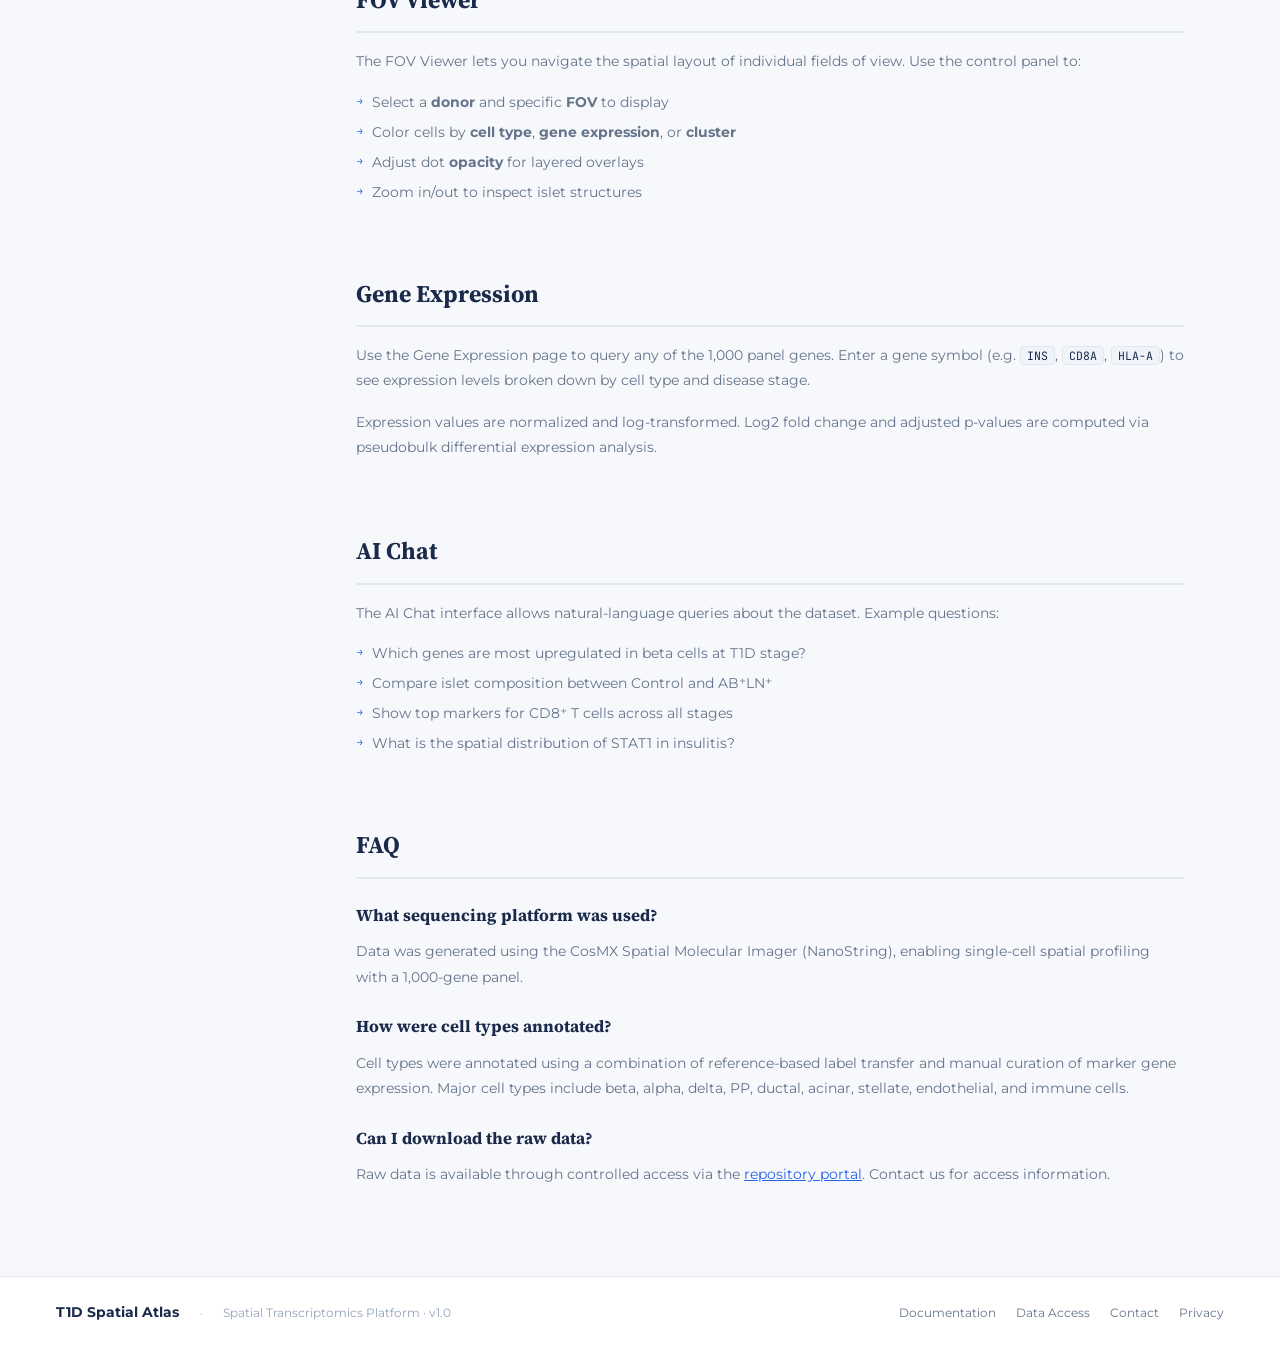
<file: help.html>
<!DOCTYPE html>
<html lang="en">
<head>
<meta charset="UTF-8">
<meta name="viewport" content="width=device-width, initial-scale=1.0">
<title>Help & Documentation · T1D Spatial Atlas</title>
<link href="https://fonts.googleapis.com/css2?family=Source+Serif+4:ital,wght@0,300;0,400;0,600;0,700;1,400&family=Montserrat:wght@300;400;500;600&family=JetBrains+Mono:wght@400;500&display=swap" rel="stylesheet">
<link rel="stylesheet" href="css/styles.css">
<style>
  .help-wrap {
    max-width: 1200px;
    margin: 0 auto;
    padding: 40px 56px 72px;
    display: grid;
    grid-template-columns: 220px 1fr;
    gap: 40px;
    align-items: start;
  }

  /* TOC */
  .toc {
    position: sticky;
    top: 84px;
    background: var(--surface);
    border: 1px solid var(--border);
    border-radius: 12px;
    padding: 18px 0;
    overflow: hidden;
  }

  .toc-label {
    font-size: 0.68rem;
    font-weight: 700;
    letter-spacing: 0.9px;
    text-transform: uppercase;
    color: var(--light);
    padding: 0 16px;
    margin-bottom: 10px;
  }

  .toc a {
    display: block;
    padding: 7px 16px;
    font-size: 0.83rem;
    color: var(--muted);
    text-decoration: none;
    transition: all 0.15s;
    border-left: 2px solid transparent;
  }
  .toc a:hover { color: var(--accent); background: var(--accent-light); border-left-color: var(--accent); }
  .toc a.active { color: var(--accent); font-weight: 600; border-left-color: var(--accent); background: var(--accent-light); }

  /* Docs content */
  .docs {
    display: flex;
    flex-direction: column;
    gap: 56px;
  }

  .doc-section { scroll-margin-top: 84px; }

  .doc-h2 {
    font-family: 'Source Serif 4', serif;
    font-size: 1.5rem;
    font-weight: 700;
    color: var(--navy);
    margin-bottom: 16px;
    padding-bottom: 12px;
    border-bottom: 2px solid var(--border);
  }

  .doc-p {
    font-size: 0.88rem;
    color: var(--muted);
    line-height: 1.8;
    margin-bottom: 16px;
  }

  .doc-h3 {
    font-family: 'Source Serif 4', serif;
    font-size: 1.05rem;
    font-weight: 700;
    color: var(--navy);
    margin-bottom: 10px;
    margin-top: 24px;
  }

  .doc-ul {
    list-style: none;
    display: flex;
    flex-direction: column;
    gap: 8px;
    margin-bottom: 16px;
  }

  .doc-ul li {
    font-size: 0.86rem;
    color: var(--muted);
    line-height: 1.6;
    padding-left: 16px;
    position: relative;
  }

  .doc-ul li::before {
    content: '→';
    position: absolute;
    left: 0;
    color: var(--accent);
    font-size: 0.8rem;
  }

  .doc-code {
    font-family: 'JetBrains Mono', monospace;
    font-size: 0.78rem;
    background: var(--surface2);
    border: 1px solid var(--border);
    border-radius: 8px;
    padding: 16px 18px;
    color: var(--navy);
    line-height: 1.8;
    overflow-x: auto;
    margin-bottom: 16px;
  }

  .doc-table {
    width: 100%;
    border-collapse: collapse;
    font-size: 0.82rem;
    margin-bottom: 16px;
  }

  .doc-table th {
    text-align: left;
    padding: 10px 14px;
    background: var(--surface2);
    color: var(--muted);
    font-weight: 600;
    font-size: 0.75rem;
    text-transform: uppercase;
    letter-spacing: 0.5px;
    border: 1px solid var(--border);
  }

  .doc-table td {
    padding: 10px 14px;
    border: 1px solid var(--border);
    color: var(--text);
    vertical-align: top;
  }

  .doc-table td:first-child {
    font-family: 'JetBrains Mono', monospace;
    color: var(--accent);
    font-weight: 500;
    white-space: nowrap;
  }

  code {
    font-family: 'JetBrains Mono', monospace;
    font-size: 0.82em;
    background: var(--surface2);
    border: 1px solid var(--border);
    border-radius: 4px;
    padding: 1px 6px;
    color: var(--navy);
  }

  @media (max-width: 900px) {
    .help-wrap { grid-template-columns: 1fr; padding: 24px; }
    .toc { position: static; }
  }
</style>
</head>
<body>

<header>
  <a class="logo" href="index.html">
    <div class="logo-mark">
      <svg viewBox="0 0 24 24"><circle cx="12" cy="12" r="4"/><path d="M12 2v3M12 19v3M2 12h3M19 12h3"/><circle cx="12" cy="12" r="9" stroke-dasharray="3 3"/></svg>
    </div>
    <div class="logo-label">
      <span class="logo-title">T1D Spatial Atlas</span>
      <span class="logo-sub">Spatial Transcriptomics · Human Pancreas</span>
    </div>
  </a>
  <nav>
    <a href="index.html">Home</a>
    <a href="chat.html">Chat with AI</a>
    <a href="image.html">Image</a>
    <a href="fov-viewer.html">FOV Viewer</a>
    <a href="gene-expression.html">Gene Expression</a>
    <div class="nav-divider"></div>
    <a href="help.html" class="active">Help</a>
    <a href="about.html" class="btn-nav">About</a>
  </nav>
</header>

<div class="page-hero">
  <div class="page-eyebrow"><span class="eyebrow-line"></span>Documentation</div>
  <div class="page-h1">Help &amp; Documentation</div>
  <p class="page-desc">Everything you need to navigate and analyze the T1D Spatial Atlas dataset, platform features, and data access.</p>
</div>

<div class="help-wrap">
  <!-- Table of contents -->
  <nav class="toc">
    <div class="toc-label">Contents</div>
    <a href="#overview" class="active">Overview</a>
    <a href="#dataset">Dataset</a>
    <a href="#data-access">Data Access</a>
    <a href="#fov-viewer">FOV Viewer</a>
    <a href="#gene-expression-guide">Gene Expression</a>
    <a href="#ai-chat">AI Chat</a>
    <a href="#faq">FAQ</a>
  </nav>

  <!-- Docs body -->
  <div class="docs">
    <div class="doc-section" id="overview">
      <div class="doc-h2">Overview</div>
      <p class="doc-p">The T1D Spatial Atlas is an interactive platform for exploring CosMX (NanoString) spatial transcriptomics data from human pancreatic tissues. It provides tools to visualize gene expression, explore spatial organization, and use AI to perform analysis across 20 donors representing four key stages of type 1 diabetes progression.</p>
      <p class="doc-p">The platform includes a <strong>FOV Viewer</strong> for spatial exploration, a <strong>Gene Expression</strong> module for querying the 1,000-gene panel, an <strong>Image Viewer</strong> for tissue morphology, and an <strong>AI Chat</strong> interface for natural-language analysis.</p>
    </div>

    <div class="doc-section" id="dataset">
      <div class="doc-h2">Dataset</div>
      <div class="doc-h3">Cohort</div>
      <table class="doc-table">
        <thead><tr><th>Stage</th><th>Label</th><th>N Donors</th><th>Description</th></tr></thead>
        <tbody>
          <tr><td>Stage 1</td><td>Control</td><td>5</td><td>Healthy, no autoimmunity or pancreatic pathology</td></tr>
          <tr><td>Stage 2</td><td>AB⁺LN⁻</td><td>5</td><td>Autoantibody-positive, no lymphocyte infiltration</td></tr>
          <tr><td>Stage 3</td><td>AB⁺LN⁺</td><td>5</td><td>Autoantibody-positive with insulitis</td></tr>
          <tr><td>Stage 4</td><td>Clinical T1D</td><td>5</td><td>Established type 1 diabetes diagnosis</td></tr>
        </tbody>
      </table>

      <div class="doc-h3">Key Statistics</div>
      <ul class="doc-ul">
        <li><strong>1,139,248</strong> cells profiled at single-cell resolution</li>
        <li><strong>408</strong> Fields of View (FOVs) across all donors</li>
        <li><strong>1,000</strong> genes measured per cell (CosMX panel)</li>
        <li>Full spatial XY coordinates preserved for each cell</li>
        <li>Cell type annotations from supervised classification</li>
      </ul>
    </div>

    <div class="doc-section" id="data-access">
      <div class="doc-h2">Data Access</div>
      <p class="doc-p">The underlying data is available via controlled access through the NIDDK Central Repository. Researchers requiring raw data files should apply through the repository portal. The platform provides exploratory analysis without requiring download of raw files.</p>
      <div class="doc-code">
# Example: access processed data via API (placeholder)<br>
GET /api/v1/genes?gene=INS&amp;stage=T1D&amp;cell_type=beta<br>
Authorization: Bearer &lt;your-token&gt;
      </div>
    </div>

    <div class="doc-section" id="fov-viewer">
      <div class="doc-h2">FOV Viewer</div>
      <p class="doc-p">The FOV Viewer lets you navigate the spatial layout of individual fields of view. Use the control panel to:</p>
      <ul class="doc-ul">
        <li>Select a <strong>donor</strong> and specific <strong>FOV</strong> to display</li>
        <li>Color cells by <strong>cell type</strong>, <strong>gene expression</strong>, or <strong>cluster</strong></li>
        <li>Adjust dot <strong>opacity</strong> for layered overlays</li>
        <li>Zoom in/out to inspect islet structures</li>
      </ul>
    </div>

    <div class="doc-section" id="gene-expression-guide">
      <div class="doc-h2">Gene Expression</div>
      <p class="doc-p">Use the Gene Expression page to query any of the 1,000 panel genes. Enter a gene symbol (e.g. <code>INS</code>, <code>CD8A</code>, <code>HLA-A</code>) to see expression levels broken down by cell type and disease stage.</p>
      <p class="doc-p">Expression values are normalized and log-transformed. Log2 fold change and adjusted p-values are computed via pseudobulk differential expression analysis.</p>
    </div>

    <div class="doc-section" id="ai-chat">
      <div class="doc-h2">AI Chat</div>
      <p class="doc-p">The AI Chat interface allows natural-language queries about the dataset. Example questions:</p>
      <ul class="doc-ul">
        <li>Which genes are most upregulated in beta cells at T1D stage?</li>
        <li>Compare islet composition between Control and AB⁺LN⁺</li>
        <li>Show top markers for CD8⁺ T cells across all stages</li>
        <li>What is the spatial distribution of STAT1 in insulitis?</li>
      </ul>
    </div>

    <div class="doc-section" id="faq">
      <div class="doc-h2">FAQ</div>
      <div class="doc-h3">What sequencing platform was used?</div>
      <p class="doc-p">Data was generated using the CosMX Spatial Molecular Imager (NanoString), enabling single-cell spatial profiling with a 1,000-gene panel.</p>
      <div class="doc-h3">How were cell types annotated?</div>
      <p class="doc-p">Cell types were annotated using a combination of reference-based label transfer and manual curation of marker gene expression. Major cell types include beta, alpha, delta, PP, ductal, acinar, stellate, endothelial, and immune cells.</p>
      <div class="doc-h3">Can I download the raw data?</div>
      <p class="doc-p">Raw data is available through controlled access via the <a href="about.html#contact" style="color:var(--accent)">repository portal</a>. Contact us for access information.</p>
    </div>
  </div>
</div>

<footer>
  <div class="footer-left">
    <span class="footer-logo">T1D Spatial Atlas</span>
    <span class="footer-sep">·</span>
    <span class="footer-text">Spatial Transcriptomics Platform · v1.0</span>
  </div>
  <div class="footer-links">
    <a href="help.html">Documentation</a>
    <a href="help.html#data-access">Data Access</a>
    <a href="about.html#contact">Contact</a>
    <a href="about.html#privacy">Privacy</a>
  </div>
</footer>

</body>
</html>
</file>
<file: css/styles.css>
/* ── DESIGN TOKENS ── */
:root {
  --bg: #f7f8fc;
  --surface: #ffffff;
  --surface2: #f0f3f9;
  --border: #e2e7f0;
  --border2: #cdd4e4;
  --navy: #1a2a4a;
  --navy2: #2d3f63;
  --text: #1e2d45;
  --muted: #64748b;
  --light: #94a3b8;
  --accent: #2563eb;
  --accent-light: #eff4ff;
  --accent-border: #bfcffe;
  --green: #059669;
  --green-light: #ecfdf5;
  --amber: #d97706;
  --amber-light: #fffbeb;
  --orange: #ea580c;
  --orange-light: #fff7ed;
  --red: #dc2626;
  --red-light: #fef2f2;
}

/* ── RESET ── */
* { margin: 0; padding: 0; box-sizing: border-box; }

body {
  background: var(--bg);
  color: var(--text);
  font-family: 'Montserrat', sans-serif;
  font-size: 15px;
  line-height: 1.6;
  -webkit-font-smoothing: antialiased;
}

/* ── HEADER ── */
header {
  background: var(--surface);
  border-bottom: 1px solid var(--border);
  padding: 0 56px;
  height: 64px;
  display: flex;
  align-items: center;
  justify-content: space-between;
  position: sticky;
  top: 0;
  z-index: 100;
  box-shadow: 0 1px 3px rgba(0,0,0,0.04);
}

.logo {
  display: flex;
  align-items: center;
  gap: 12px;
  text-decoration: none;
}

.logo-mark {
  width: 36px;
  height: 36px;
  background: var(--navy);
  border-radius: 8px;
  display: flex;
  align-items: center;
  justify-content: center;
  flex-shrink: 0;
}

.logo-mark svg {
  width: 20px;
  height: 20px;
  fill: none;
  stroke: white;
  stroke-width: 1.8;
}

.logo-label {
  display: flex;
  flex-direction: column;
  line-height: 1.2;
}

.logo-title {
  font-family: 'Montserrat', sans-serif;
  font-weight: 700;
  font-size: 1.05rem;
  color: var(--navy);
  letter-spacing: -0.2px;
}

.logo-sub {
  font-size: 0.68rem;
  color: var(--light);
  letter-spacing: 0.8px;
  text-transform: uppercase;
  font-weight: 500;
  font-family: 'Montserrat', sans-serif;
}

nav {
  display: flex;
  align-items: center;
  gap: 2px;
}

nav a {
  color: var(--muted);
  text-decoration: none;
  font-size: 0.85rem;
  font-weight: 500;
  padding: 7px 14px;
  border-radius: 6px;
  transition: all 0.15s;
}

nav a:hover { color: var(--text); background: var(--surface2); }
nav a.active { color: var(--accent); background: var(--accent-light); font-weight: 600; }

nav .nav-divider {
  width: 1px;
  height: 18px;
  background: var(--border);
  margin: 0 6px;
}

nav a.btn-nav {
  background: var(--navy);
  color: white;
  font-weight: 600;
  padding: 7px 16px;
}
nav a.btn-nav:hover { background: var(--navy2); }
nav a.btn-nav.active { background: var(--accent); color: white; }

/* ── PAGE HERO (inner pages) ── */
.page-hero {
  max-width: 1200px;
  margin: 0 auto;
  padding: 56px 56px 48px;
  border-bottom: 1px solid var(--border);
}

.page-eyebrow {
  display: inline-flex;
  align-items: center;
  gap: 8px;
  font-size: 0.75rem;
  font-weight: 600;
  letter-spacing: 0.8px;
  text-transform: uppercase;
  color: var(--accent);
  margin-bottom: 16px;
}

.eyebrow-line {
  display: inline-block;
  width: 24px;
  height: 2px;
  background: var(--accent);
  border-radius: 2px;
}

.page-h1 {
  font-family: 'Montserrat', sans-serif;
  font-size: clamp(1.8rem, 3vw, 2.4rem);
  font-weight: 700;
  line-height: 1.2;
  letter-spacing: -0.4px;
  color: var(--navy);
  margin-bottom: 14px;
}

.page-desc {
  font-size: 1rem;
  color: var(--muted);
  line-height: 1.75;
  max-width: 640px;
}

/* ── SECTION ── */
.section {
  max-width: 1200px;
  margin: 0 auto;
  padding: 0 56px 72px;
}

.section:first-of-type { padding-top: 56px; }

.section-head {
  display: flex;
  align-items: center;
  gap: 16px;
  margin-bottom: 28px;
}

.section-tag {
  font-size: 0.7rem;
  font-weight: 600;
  letter-spacing: 1px;
  text-transform: uppercase;
  color: var(--light);
  font-family: 'Montserrat', sans-serif;
  white-space: nowrap;
}

.section-rule {
  flex: 1;
  height: 1px;
  background: var(--border);
}

.section-h2 {
  font-family: 'Montserrat', sans-serif;
  font-size: 1.45rem;
  font-weight: 700;
  color: var(--navy);
  letter-spacing: -0.3px;
  margin-bottom: 24px;
}

/* ── HOME HERO ── */
.hero {
  max-width: 1200px;
  margin: 0 auto;
  padding: 72px 56px 64px;
  display: grid;
  grid-template-columns: 1fr 380px;
  gap: 72px;
  align-items: start;
}

.hero-eyebrow {
  display: inline-flex;
  align-items: center;
  gap: 8px;
  font-size: 0.75rem;
  font-weight: 600;
  letter-spacing: 0.8px;
  text-transform: uppercase;
  color: var(--accent);
  margin-bottom: 20px;
  font-family: 'Montserrat', sans-serif;
}

h1 {
  font-family: 'Montserrat', sans-serif;
  font-size: clamp(2.2rem, 4vw, 3rem);
  font-weight: 700;
  line-height: 1.15;
  letter-spacing: -0.5px;
  color: var(--navy);
  margin-bottom: 20px;
}

h1 em {
  font-style: italic;
  color: var(--accent);
}

.hero-desc {
  font-size: 1rem;
  color: var(--muted);
  line-height: 1.75;
  max-width: 520px;
  margin-bottom: 36px;
  font-weight: 400;
}

.hero-actions {
  display: flex;
  gap: 12px;
  flex-wrap: wrap;
}

/* ── BUTTONS ── */
.btn-primary {
  display: inline-flex;
  align-items: center;
  gap: 7px;
  background: var(--accent);
  color: white;
  font-weight: 600;
  font-size: 0.875rem;
  padding: 11px 24px;
  border-radius: 7px;
  text-decoration: none;
  transition: all 0.2s;
  letter-spacing: 0.1px;
}
.btn-primary:hover { background: #1d4fd8; box-shadow: 0 4px 14px rgba(37,99,235,0.3); transform: translateY(-1px); }

.btn-outline {
  display: inline-flex;
  align-items: center;
  gap: 7px;
  background: white;
  border: 1px solid var(--border2);
  color: var(--text);
  font-weight: 500;
  font-size: 0.875rem;
  padding: 11px 24px;
  border-radius: 7px;
  text-decoration: none;
  transition: all 0.2s;
}
.btn-outline:hover { border-color: var(--accent-border); color: var(--accent); background: var(--accent-light); }

/* ── STATS CARD ── */
.stats-panel {
  background: var(--surface);
  border: 1px solid var(--border);
  border-radius: 16px;
  overflow: hidden;
  box-shadow: 0 2px 12px rgba(0,0,0,0.06);
  position: sticky;
  top: 84px;
}

.stats-header {
  padding: 20px 24px 16px;
  border-bottom: 1px solid var(--border);
  display: flex;
  align-items: center;
  justify-content: space-between;
}

.stats-header-title {
  font-size: 0.75rem;
  font-weight: 600;
  color: var(--muted);
  letter-spacing: 0.7px;
  text-transform: uppercase;
}

.stats-header-tag {
  font-family: 'JetBrains Mono', monospace;
  font-size: 0.65rem;
  background: var(--accent-light);
  color: var(--accent);
  padding: 3px 8px;
  border-radius: 4px;
  font-weight: 500;
}

.stats-body { padding: 8px 0; }

.stat-row {
  display: flex;
  align-items: center;
  justify-content: space-between;
  padding: 14px 24px;
  transition: background 0.15s;
}
.stat-row:hover { background: var(--bg); }
.stat-row + .stat-row { border-top: 1px solid var(--border); }

.stat-left {
  display: flex;
  flex-direction: column;
  gap: 2px;
}

.stat-label {
  font-size: 0.82rem;
  font-weight: 500;
  color: var(--text);
}

.stat-hint {
  font-size: 0.7rem;
  color: var(--light);
  font-family: 'JetBrains Mono', monospace;
}

.stat-num {
  font-family: 'Montserrat', sans-serif;
  font-size: 1.55rem;
  font-weight: 700;
  color: var(--navy);
  letter-spacing: -0.5px;
  line-height: 1;
}

/* ── DISEASE STAGE CARDS ── */
.stages-grid {
  display: grid;
  grid-template-columns: repeat(4, 1fr);
  gap: 14px;
}

.stage-card {
  background: var(--surface);
  border: 1px solid var(--border);
  border-radius: 12px;
  padding: 24px 20px;
  position: relative;
  transition: all 0.2s;
  overflow: hidden;
}
.stage-card:hover { box-shadow: 0 6px 24px rgba(0,0,0,0.08); transform: translateY(-2px); }

.stage-card::before {
  content: '';
  position: absolute;
  top: 0; left: 0; right: 0;
  height: 3px;
}

.stage-card.s-ctrl::before { background: var(--green); }
.stage-card.s-ab1::before  { background: var(--amber); }
.stage-card.s-ab2::before  { background: var(--orange); }
.stage-card.s-t1d::before  { background: var(--red); }

.stage-index {
  font-family: 'JetBrains Mono', monospace;
  font-size: 0.65rem;
  color: var(--light);
  letter-spacing: 0.8px;
  margin-bottom: 10px;
}

.stage-title {
  font-family: 'Montserrat', sans-serif;
  font-size: 1.1rem;
  font-weight: 700;
  margin-bottom: 10px;
}

.stage-card.s-ctrl .stage-title { color: var(--green); }
.stage-card.s-ab1  .stage-title { color: var(--amber); }
.stage-card.s-ab2  .stage-title { color: var(--orange); }
.stage-card.s-t1d  .stage-title { color: var(--red); }

.stage-desc {
  font-size: 0.8rem;
  color: var(--muted);
  line-height: 1.6;
  margin-bottom: 18px;
}

.stage-pill {
  display: inline-flex;
  align-items: center;
  gap: 6px;
  font-size: 0.72rem;
  font-weight: 600;
  padding: 4px 10px;
  border-radius: 100px;
}

.stage-card.s-ctrl .stage-pill { background: var(--green-light);  color: var(--green); }
.stage-card.s-ab1  .stage-pill { background: var(--amber-light);  color: var(--amber); }
.stage-card.s-ab2  .stage-pill { background: var(--orange-light); color: var(--orange); }
.stage-card.s-t1d  .stage-pill { background: var(--red-light);    color: var(--red); }

.pill-dot { width: 5px; height: 5px; border-radius: 50%; background: currentColor; }

/* ── FEATURE CARDS ── */
.features-grid {
  display: grid;
  grid-template-columns: repeat(3, 1fr);
  gap: 14px;
}

.feat-card {
  background: var(--surface);
  border: 1px solid var(--border);
  border-radius: 12px;
  padding: 28px 24px;
  transition: all 0.2s;
}
.feat-card:hover { box-shadow: 0 4px 16px rgba(0,0,0,0.07); border-color: var(--accent-border); }

.feat-icon {
  width: 40px;
  height: 40px;
  background: var(--accent-light);
  border-radius: 9px;
  display: flex;
  align-items: center;
  justify-content: center;
  margin-bottom: 16px;
  font-size: 1.1rem;
}

.feat-title {
  font-family: 'Montserrat', sans-serif;
  font-size: 1rem;
  font-weight: 700;
  color: var(--navy);
  margin-bottom: 8px;
}

.feat-desc {
  font-size: 0.82rem;
  color: var(--muted);
  line-height: 1.65;
}

/* ── CITATION BOX ── */
.citation-box {
  max-width: 1200px;
  margin: 0 auto 72px;
  padding: 0 56px;
}

.citation-inner {
  background: var(--surface2);
  border: 1px solid var(--border);
  border-left: 3px solid var(--accent);
  border-radius: 0 10px 10px 0;
  padding: 20px 28px;
  display: flex;
  align-items: center;
  gap: 24px;
}

.citation-label {
  font-size: 0.7rem;
  font-weight: 700;
  letter-spacing: 1px;
  text-transform: uppercase;
  color: var(--accent);
  white-space: nowrap;
  font-family: 'Montserrat', sans-serif;
}

.citation-text {
  font-size: 0.82rem;
  color: var(--muted);
  font-family: 'JetBrains Mono', monospace;
  line-height: 1.5;
}

/* ── PLACEHOLDER / COMING SOON ── */
.placeholder-wrap {
  max-width: 1200px;
  margin: 0 auto;
  padding: 56px 56px 72px;
}

.placeholder-card {
  background: var(--surface);
  border: 1px solid var(--border);
  border-radius: 16px;
  padding: 80px 48px;
  text-align: center;
  display: flex;
  flex-direction: column;
  align-items: center;
  gap: 16px;
}

.placeholder-icon {
  font-size: 3rem;
  margin-bottom: 8px;
  opacity: 0.6;
}

.placeholder-title {
  font-family: 'Montserrat', sans-serif;
  font-size: 1.4rem;
  font-weight: 700;
  color: var(--navy);
}

.placeholder-desc {
  font-size: 0.9rem;
  color: var(--muted);
  max-width: 480px;
  line-height: 1.7;
}

.placeholder-tag {
  font-size: 0.72rem;
  font-weight: 600;
  color: var(--accent);
  background: var(--accent-light);
  padding: 4px 12px;
  border-radius: 100px;
  font-family: 'Montserrat', sans-serif;
  letter-spacing: 0.5px;
}

/* ── FOOTER ── */
footer {
  background: var(--surface);
  border-top: 1px solid var(--border);
  padding: 24px 56px;
  display: flex;
  justify-content: space-between;
  align-items: center;
}

.footer-left {
  display: flex;
  align-items: center;
  gap: 20px;
}

.footer-logo {
  font-family: 'Montserrat', sans-serif;
  font-weight: 700;
  font-size: 0.9rem;
  color: var(--navy);
}

.footer-sep { color: var(--border2); }

.footer-text {
  font-size: 0.78rem;
  color: var(--light);
}

.footer-links {
  display: flex;
  gap: 20px;
}

.footer-links a {
  font-size: 0.78rem;
  color: var(--muted);
  text-decoration: none;
  transition: color 0.15s;
}
.footer-links a:hover { color: var(--accent); }

/* ── ANIMATIONS ── */
@keyframes fadeUp {
  from { opacity: 0; transform: translateY(16px); }
  to   { opacity: 1; transform: translateY(0); }
}

.hero-eyebrow  { animation: fadeUp 0.5s ease both; }
h1             { animation: fadeUp 0.5s 0.08s ease both; }
.hero-desc     { animation: fadeUp 0.5s 0.16s ease both; }
.hero-actions  { animation: fadeUp 0.5s 0.24s ease both; }
.stats-panel   { animation: fadeUp 0.5s 0.12s ease both; }
.page-eyebrow  { animation: fadeUp 0.5s ease both; }
.page-h1       { animation: fadeUp 0.5s 0.08s ease both; }
.page-desc     { animation: fadeUp 0.5s 0.16s ease both; }

/* ── RESPONSIVE ── */
@media (max-width: 900px) {
  header { padding: 0 24px; }
  .hero { grid-template-columns: 1fr; padding: 48px 24px 40px; gap: 40px; }
  .stages-grid { grid-template-columns: repeat(2, 1fr); }
  .features-grid { grid-template-columns: 1fr; }
  .section { padding: 0 24px 48px; }
  .citation-box { padding: 0 24px; }
  footer { padding: 20px 24px; flex-direction: column; gap: 16px; text-align: center; }
  .page-hero { padding: 40px 24px 32px; }
  .placeholder-wrap { padding: 40px 24px 48px; }
}
</file>
